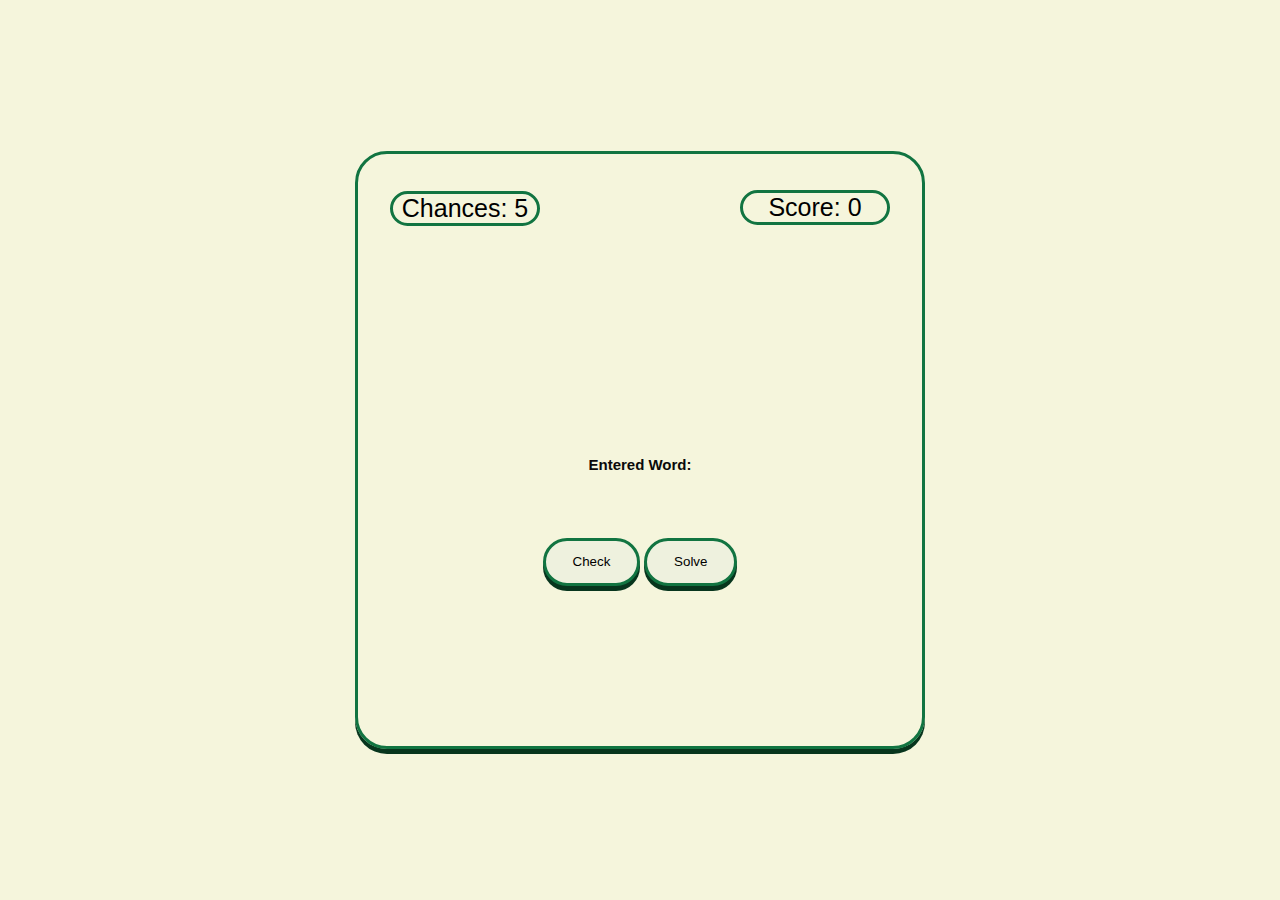
<file: index.html>
<!DOCTYPE html>
<html lang="en">
<head>
    <meta charset="UTF-8">
    <meta name="viewport" content="width=device-width, initial-scale=1.0">
    <title>Word Shuffle Game</title>
    <link rel="stylesheet" href="styles.css">
</head>
<body>
    <div id="base">
        <div id="score">Score: 0</div>
        <div id="chances">Chances: 5</div>
        <div id="gridContainer" class="grid"></div>
        <div id="enteredWord">Entered Word: </div>
        <button id="checkButton" onclick="checkWord()">Check</button>
        <button id="solveButton" onclick="solveWord()">Solve</button>
    </div>
    <script src="script.js"></script>
</body>
</html>
</file>
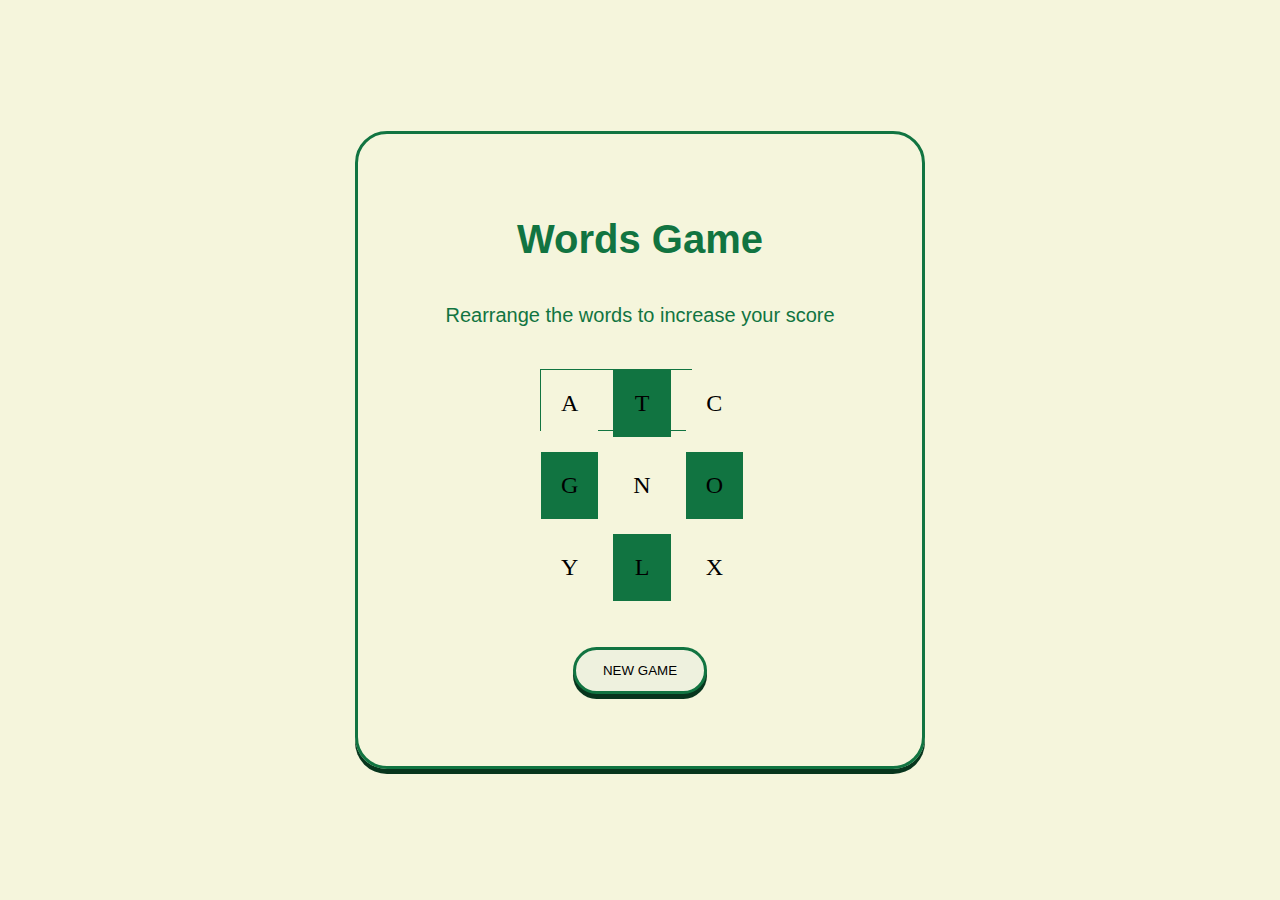
<file: intro.html>
<!DOCTYPE html>
<html lang="en">
<head>
    
    <title>Word puzzle Game</title>

    <style>        
    .grid-container
     {
    display: grid;
    border: 1px solid rgb(17, 116, 65);
    grid-template-columns: auto auto auto;
    gap: 15px; 
    width: 150px; 
    height: 60px;
    margin-left: 30%;
    margin-top: -65%;
     }    
    .grid-item 
    {
        background-color: beige;
        padding: 20px;
        text-align: center;
        font-size: 24px;
    
    }
    .grid-item:nth-child(even)
    {
    background-color:rgb(17, 116, 65);
    }
</style>
</head>
<body style="background-color: beige;">
    
    <div style="border: 2px solid rgb(17, 116, 65);
    border-radius: 0.5 px;
    height: 600px;
    width: 500px;
    text-align: center;
    justify-content: center;
    align-items: center;
    position: absolute;
    top: 50%;
    left: 50%;
    transform: translate(-50%, -50%);
    padding: 1em 2em;
    border-radius: 2em;
    border: 3px solid rgb(17, 116, 65);
    box-shadow: 0 5px rgb(7, 53, 29);
">
    <h1 style="color: rgb(17, 116, 65);
    text-align: center;
    font-family:'Gill Sans', 'Gill Sans MT', Calibri, 'Trebuchet MS', sans-serif;
    font-size: 40px;
    padding-top: 8%;">Words Game</h1>
    <p style="color: rgb(17, 116, 65);
    text-align: center;
    font-family:'Gill Sans', 'Gill Sans MT', Calibri, 'Trebuchet MS', sans-serif;
    font-size: 20px;
    padding-top: 3%;">Rearrange the words to increase your score</p>
    <button 
    id="new_game_btn"
    style="background-color: #eef1de;
    padding: 1em 2em;
    font-family:'Gill Sans', 'Gill Sans MT', Calibri, 'Trebuchet MS', sans-serif;
    text-align: center;
    border-radius: 2em;
    border: 3px solid rgb(17, 116, 65);
    box-shadow: 0 5px rgb(7, 53, 29);
    margin-top: 60%; 
    cursor: pointer;">NEW GAME</button>
    


    <div class="grid-container">

        <div class="grid-item">A</div>
        <div class="grid-item">T</div>
        <div class="grid-item">C</div>
        <div class="grid-item">G</div>
        <div class="grid-item">N</div>
        <div class="grid-item">O</div>
        <div class="grid-item">Y</div>
        <div class="grid-item">L</div>
        <div class="grid-item">X</div>
    </div>




</div>

<script >document.getElementById('new_game_btn').addEventListener('click', function() {
    window.location.href = 'index.html'; 
});
</script>

</body>
</file>
<file: styles.css>
body {
    font-family: Arial, sans-serif;
    background-color: beige;
    margin: 0;
    padding: 0;
}

#base {
    width: 80%;
    margin: 0px auto;
    text-align: center;
    border: 2px solid rgb(17,116,65);
    border-radius: 0.5px;
    height: 560px;
    width: 500px;
    text-align: center;
    align-items: center;
    position: absolute;
    top: 50%;
    left: 50%;
    transform: translate(-50%,-50%);
    padding: 1em 2em ;
    border-radius: 2em;
    border: 3px solid rgb(17,116,65);
    box-shadow: 0 5px rgb(7,53,29);
}

#score {
    font-size: 25px;
    margin-top: 20px;
    color: black;
    margin-left: 70%;
    text-align: center;
    font-family: 'Gill Sans', 'Gill Sans MT', Calibri, 'Trebuchet MS', sans-serif;
    border-radius: 2em;
    border: 3px solid rgb(17,116,65);

}

#chances {
    
    font-size: 25px;
    margin-top: -34px;
    margin-bottom: 32px;
    color: black;
    margin-right: 70%;
    text-align: center;
    font-family: 'Gill Sans', 'Gill Sans MT', Calibri, 'Trebuchet MS', sans-serif;
    border-radius: 2em;
    border: 3px solid rgb(17,116,65);


}

.grid {
    display: flex;
    justify-content: center;
    align-items: center;
    gap: 20px; /* Adjust the space between letters */
    margin-top: 105px; /* Add some space between the score and the grid */
}

.grid-item {
    background-color: #a1d1e7;
    width: 50px; /* Adjust the width of each circle */
    height: 50px; /* Adjust the height of each circle */
    border-radius: 50%; /* Make each item a circle */
    display: flex;
    justify-content: center;
    align-items: center;
    font-size: 20px;
}


#enteredWord {
    margin-top: 10px;
    font-size: 18px;
    margin-top: 25%;
    font-weight: bold;
    color: rgb(10,10,10);
    text-align: center;
    margin-bottom: 45px;
    font-family: 'Lucida Sans', 'Lucida Sans Regular', 'Lucida Grande', 'Lucida Sans Unicode', Geneva, Verdana, sans-serif;
    font-size: 15px;
}

button {
    background-color: #eef1de;
    padding: 1em 2em;
    font-family: 'Gill Sans', 'Gill Sans MT', Calibri, 'Trebuchet MS', sans-serif;
    text-align: center;
    border-radius: 2em;
    border: 3px solid rgb(17,116,65);
    box-shadow: 0 5px rgb(7,53,29);
    margin-top: 20px;
    cursor: pointer;

}

button:hover {
    background-color: #45a049;
}
.popup {
    position: absolute;
    top: 50%;
    left: 50%;
    transform: translate(-50%, -50%);
    background-color: beige;
    border: 2px solid rgb(17, 116, 65);
    border-radius: 5px;
    padding: 10px 20px;
    box-shadow: 0 5px rgb(7, 53, 29);
    z-index: 9999; /* Ensure the pop-up is on top of other elements */
}
.alert-box {
    position: absolute;
    top: 50%;
    left: 50%;
    transform: translate(-50%, -50%);
    background-color: beige;
    border: 2px solid rgb(17,116,65);
    padding: 10px 20px;
    border-radius: 5px;
    box-shadow: 0 5px rgb(7,53,29);
}
</file>
